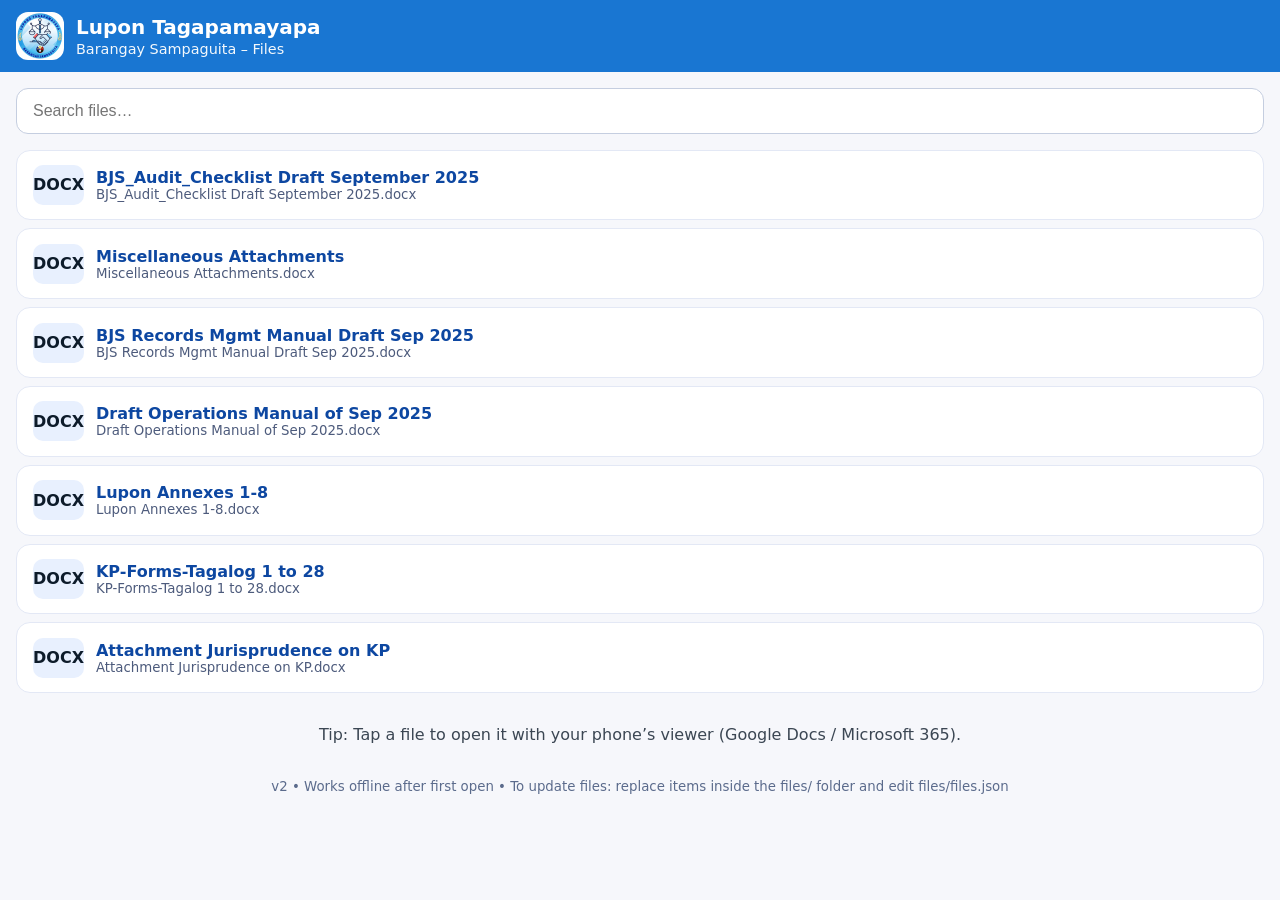
<file: index.html>
<!doctype html>
<html lang="en">
<head>
  <meta charset="utf-8" />
  <meta name="viewport" content="width=device-width, initial-scale=1" />
  <title>Lupon Tagapamayapa</title>
  <meta name="theme-color" content="#1976d2">
  <link rel="manifest" href="manifest.webmanifest">
  <link rel="icon" href="img/icon-192.png" sizes="192x192">
  <link rel="apple-touch-icon" href="img/icon-192.png">
  <link rel="stylesheet" href="styles.css">
</head>
<body>
  <header class="topbar">
    <img src="img/icon-192.png" alt="Logo" class="logo">
    <div class="titles">
      <h1>Lupon Tagapamayapa</h1>
      <p>Barangay Sampaguita – Files</p>
    </div>
    <button id="installBtn" class="install-btn" hidden>Install</button>
  </header>

  <main>
    <div class="search-row">
      <input id="search" type="search" placeholder="Search files…" aria-label="Search files">
    </div>
    <ul id="fileList" class="file-list" aria-live="polite"></ul>
    <p class="hint">
      Tip: Tap a file to open it with your phone’s viewer (Google Docs / Microsoft 365).
    </p>
  </main>

  <footer>
    <small>v2 • Works offline after first open • To update files: replace items inside the files/ folder and edit files/files.json</small>
  </footer>

  <script src="app.js"></script>
</body>
</html>
</file>
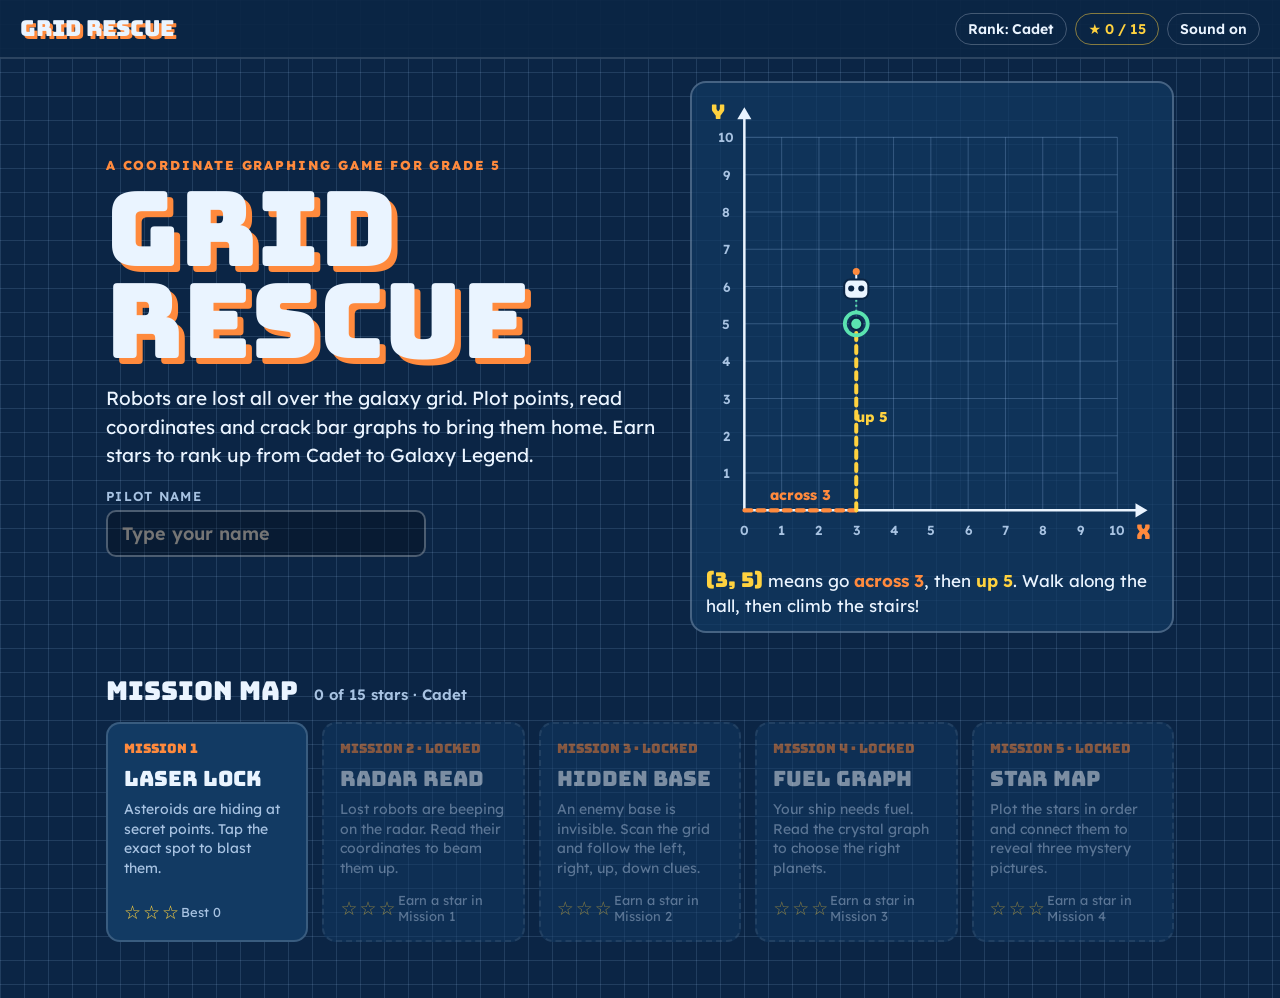
<file: grid-rescue-game/index.html>
<!DOCTYPE html>
<html lang="en">
<head>
<meta charset="utf-8">
<meta name="viewport" content="width=device-width, initial-scale=1">
<meta name="theme-color" content="#0b2545">
<meta name="mobile-web-app-capable" content="yes">
<meta name="apple-mobile-web-app-capable" content="yes">
<title>Grid Rescue</title>
<link rel="preconnect" href="https://fonts.googleapis.com">
<link rel="preconnect" href="https://fonts.gstatic.com" crossorigin>
<link href="https://fonts.googleapis.com/css2?family=Bungee&family=Lexend:wght@400;600;800&display=swap" rel="stylesheet">
<style>
:root{
  /* One visual world: blueprint graph paper. Orange = action/x-axis, yellow = stars/y-axis, mint = correct. */
  --ink:#0b2545; --ink-2:#123a63; --line:rgba(170,210,255,.14);
  --chalk:#eaf4ff; --muted:#a8c3e2;
  --signal:#ff8a3d; --sun:#ffd23f; --good:#5be3b0; --bad:#ff6b7f;
  --display:"Bungee","Impact","Arial Black",system-ui,sans-serif;
  --body:"Lexend","Segoe UI",system-ui,sans-serif;
  color-scheme:dark;
}
*{box-sizing:border-box}
html,body{margin:0;min-height:100%}
body{
  background-color:var(--ink); color:var(--chalk); font-family:var(--body); font-size:16px;
  background-image:linear-gradient(var(--line) 1px,transparent 1px),linear-gradient(90deg,var(--line) 1px,transparent 1px);
  background-size:24px 24px;
}
button{font-family:inherit;touch-action:manipulation;-webkit-tap-highlight-color:transparent}
:focus-visible{outline:3px solid var(--sun);outline-offset:2px}

/* top bar */
.top{position:sticky;top:0;z-index:5;display:flex;align-items:center;justify-content:space-between;gap:12px;flex-wrap:wrap;
  padding:10px 20px;background:rgba(11,37,69,.92);border-bottom:2px solid rgba(234,244,255,.15)}
.logo{font-family:var(--display);font-size:22px;color:var(--chalk);background:none;border:0;cursor:pointer;
  text-shadow:3px 3px 0 var(--signal);padding:4px 0}
.hud-top{display:flex;gap:8px;align-items:center;flex-wrap:wrap}
.pill{font-weight:600;font-size:14px;padding:6px 12px;border-radius:999px;border:1.5px solid rgba(234,244,255,.25);
  font-variant-numeric:tabular-nums;background:transparent;color:var(--chalk)}
.pill.star{color:var(--sun);border-color:rgba(255,210,63,.5)}
button.pill{cursor:pointer}

main{max-width:1100px;margin:0 auto;padding:22px 16px 56px}

/* home */
.hero{display:grid;grid-template-columns:1.15fr 1fr;gap:28px;align-items:center}
.eyebrow{font-weight:800;text-transform:uppercase;letter-spacing:.14em;font-size:13px;color:var(--signal);margin:0 0 10px}
.title{font-family:var(--display);font-weight:400;font-size:clamp(52px,10vw,104px);line-height:.88;margin:0;
  text-shadow:6px 6px 0 var(--signal);text-wrap:balance}
.lede{font-size:19px;line-height:1.5;max-width:46ch;color:var(--chalk);margin:18px 0}
.namebox{display:flex;flex-direction:column;gap:6px;max-width:320px}
.namebox label{font-size:13px;font-weight:600;color:var(--muted);text-transform:uppercase;letter-spacing:.1em}
.namebox input{font:600 18px var(--body);padding:10px 14px;border-radius:10px;border:2px solid rgba(234,244,255,.3);
  background:rgba(0,0,0,.25);color:var(--chalk)}
.rule{margin:10px 6px 4px;font-size:17px;line-height:1.45}
.sec{font-family:var(--display);font-weight:400;font-size:26px;margin:40px 0 14px;display:flex;flex-wrap:wrap;gap:6px 16px;align-items:baseline}
.sec small{font-family:var(--body);font-size:15px;font-weight:600;color:var(--muted)}
.missions{display:grid;grid-template-columns:repeat(auto-fit,minmax(196px,1fr));gap:14px}
.card{text-align:left;background:var(--ink-2);border:2px solid rgba(234,244,255,.18);border-radius:14px;padding:16px;
  color:var(--chalk);cursor:pointer;display:flex;flex-direction:column;gap:8px;transition:transform .15s,border-color .15s}
.card:hover{transform:translateY(-3px);border-color:var(--signal)}
.card.locked{opacity:.5;cursor:not-allowed;transform:none;border-style:dashed}
.card .num{font-family:var(--display);color:var(--signal);font-size:13px}
.card h3{font-family:var(--display);font-weight:400;font-size:21px;margin:0}
.card p{margin:0;font-size:14px;line-height:1.4;color:var(--muted)}
.card .meta{display:flex;justify-content:space-between;align-items:center;margin-top:auto;padding-top:6px;font-size:13px;color:var(--muted);font-variant-numeric:tabular-nums}
.stars{color:var(--sun);letter-spacing:2px;font-size:19px}
.cert-cta{margin-top:20px}

/* play */
.play{display:grid;grid-template-columns:minmax(0,1.2fr) minmax(0,1fr);gap:20px;align-items:start}
.left{display:flex;flex-direction:column;gap:12px}
.board{background:rgba(18,58,99,.7);border:2px solid rgba(234,244,255,.25);border-radius:16px;padding:8px}
.board svg{width:100%;height:auto;max-height:82vh;display:block;touch-action:manipulation;-webkit-touch-callout:none;user-select:none;-webkit-user-select:none}
.board.tap svg{cursor:crosshair;touch-action:none}
.prompt{font-size:21px;font-weight:600;line-height:1.35;background:var(--ink-2);border-radius:14px;padding:14px 16px;border:2px solid rgba(234,244,255,.18)}
.coord{font-family:var(--display);font-weight:400;color:var(--sun);font-size:1.2em;white-space:nowrap}
.feedback{min-height:50px;padding:10px 14px;border-radius:12px;background:rgba(0,0,0,.22);font-size:16px;line-height:1.45;border-left:5px solid transparent}
.feedback.fb-good{border-left-color:var(--good)}
.feedback.fb-bad{border-left-color:var(--bad)}
.feedback b{font-weight:800}
.panel{background:var(--ink-2);border:2px solid rgba(234,244,255,.18);border-radius:16px;padding:18px;display:flex;flex-direction:column;gap:14px}
.phead{display:flex;justify-content:space-between;align-items:flex-start;gap:10px}
.phead h2{font-family:var(--display);font-weight:400;font-size:26px;margin:2px 0 0}
.phead .num{font-family:var(--display);color:var(--signal);font-size:13px}
.skill{margin:-6px 0 0;color:var(--muted);font-size:14px}
.timer{height:10px;background:rgba(0,0,0,.3);border-radius:99px;overflow:hidden}
.timer i{display:block;height:100%;width:100%;background:linear-gradient(90deg,var(--signal),var(--sun))}
.timer-lab{font-size:12px;color:var(--muted);text-transform:uppercase;letter-spacing:.1em;margin-bottom:-8px}
.choices{display:grid;grid-template-columns:1fr 1fr;gap:10px}
.btn{font-family:var(--display);font-size:19px;padding:12px 14px;border-radius:12px;border:2px solid var(--chalk);
  background:transparent;color:var(--chalk);cursor:pointer;transition:background .12s,transform .12s}
.btn:hover{background:rgba(234,244,255,.08)}
.btn:active{transform:scale(.97)}
.btn.primary{background:var(--signal);border-color:var(--signal);color:#241204}
.btn.primary:hover{background:#ff9d5c}
.btn.good{background:var(--good);border-color:var(--good);color:#06261b}
.btn.bad{border-color:var(--bad);color:var(--bad);background:rgba(255,107,127,.08)}
.btn.small{font-size:14px;padding:9px 12px}
.btn.quiet{font-family:var(--body);font-weight:600;font-size:14px;border-color:rgba(234,244,255,.3);color:var(--muted)}
.btn:disabled{cursor:default}
.stats{display:grid;grid-template-columns:repeat(3,1fr);gap:8px}
.stat{background:rgba(0,0,0,.22);border-radius:10px;padding:8px 6px;text-align:center}
.stat b{display:block;font-family:var(--display);font-weight:400;font-size:22px;font-variant-numeric:tabular-nums}
.stat span{font-size:11px;color:var(--muted);text-transform:uppercase;letter-spacing:.1em}
.shields{color:var(--good);letter-spacing:1px}
.shields s{color:rgba(234,244,255,.25);text-decoration:none}
.chips{display:flex;flex-wrap:wrap;gap:6px}
.chip{font-family:var(--display);font-size:14px;padding:5px 9px;border-radius:8px;border:1.5px solid rgba(234,244,255,.3);color:var(--muted)}
.chip.done{background:var(--good);color:#06261b;border-color:var(--good)}
.chip.now{border-color:var(--sun);color:var(--sun);box-shadow:0 0 0 3px rgba(255,210,63,.25)}
.log{list-style:none;margin:0;padding:0;font-size:15px;display:flex;flex-direction:column;gap:4px;font-variant-numeric:tabular-nums}
.log li{padding:6px 10px;border-radius:8px;background:rgba(0,0,0,.2)}
.hint{font-size:14px;color:var(--muted);line-height:1.45;margin:0}

/* svg */
.g-minor{stroke:rgba(170,210,255,.24);stroke-width:1}
.g-faint{stroke:rgba(170,210,255,.1);stroke-width:1}
.g-axis{stroke:var(--chalk);stroke-width:2.5}
.g-lab{fill:var(--muted);font:600 13px var(--body);text-anchor:middle}
.g-name{fill:var(--sun);font:20px var(--display)}
.g-title{fill:var(--chalk);font:16px var(--display);text-anchor:middle}
.hover-line{stroke:var(--sun);stroke-dasharray:4 4;stroke-width:1.5;opacity:.6}
.guide{stroke-width:4;stroke-dasharray:7 6;stroke-linecap:round;fill:none}
.laser{stroke:var(--signal);stroke-width:4;stroke-linecap:round;animation:fade .45s ease-out forwards}
.bar{fill:var(--sun);transition:fill .2s}
.bar.hl{fill:var(--signal)}
.pulse{animation:pulse 1s ease-in-out infinite;transform-box:fill-box;transform-origin:center}
.bob{animation:bob 1.4s ease-in-out infinite}
.boom{animation:boom .7s ease-out forwards;transform-box:fill-box;transform-origin:center}
.pop{animation:pop .35s ease-out;transform-box:fill-box;transform-origin:center}
@keyframes pulse{50%{transform:scale(1.4)}}
@keyframes bob{50%{transform:translateY(-4px)}}
@keyframes boom{from{transform:scale(.2);opacity:1}to{transform:scale(2.6);opacity:0}}
@keyframes pop{from{transform:scale(0)}70%{transform:scale(1.4)}to{transform:scale(1)}}
@keyframes fade{to{opacity:0}}
.shake{animation:shake .4s}
@keyframes shake{20%{transform:translateX(-8px)}40%{transform:translateX(8px)}60%{transform:translateX(-5px)}80%{transform:translateX(5px)}}

/* modal */
.overlay{position:fixed;inset:0;background:rgba(5,15,30,.78);display:grid;place-items:center;z-index:20;padding:16px}
.modal{background:var(--ink-2);border:3px solid var(--sun);border-radius:20px;padding:26px 22px;max-width:440px;width:100%;
  text-align:center;display:flex;flex-direction:column;gap:14px;max-height:calc(100% - 20px);overflow:auto}
.modal h2{font-family:var(--display);font-weight:400;font-size:30px;margin:0;text-wrap:balance}
.modal p{margin:0;line-height:1.5}
.bigstars{display:flex;justify-content:center;gap:10px}
.bigstars svg{width:58px;height:58px}
.bigstars svg:nth-child(2){transform:translateY(-10px)}
.modal .row{display:flex;flex-direction:column;gap:10px}
.cert{border:3px double var(--sun);border-radius:14px;padding:22px 16px;background:rgba(0,0,0,.2)}
.cert .who{font-family:var(--display);font-size:30px;color:var(--sun);margin:8px 0;word-break:break-word}
#confetti{position:fixed;inset:0;pointer-events:none;z-index:30;width:100%;height:100%}

@media (max-width:820px){
  .hero{grid-template-columns:1fr}
  .top{position:static;padding:8px 12px}
  .logo{font-size:18px}
  .pill{font-size:12px;padding:5px 9px}
  main{padding:12px 8px 40px}
  .title{font-size:clamp(48px,17vw,80px)}
  .lede{font-size:17px}
  .sec{margin-top:28px}
  /* phone game screen: one column, everything needed on one screen */
  .play{display:flex;flex-direction:column;align-items:stretch;gap:8px}
  .left,.panel{display:contents}
  .phead{order:1;align-items:center;padding:0 4px}
  .phead h2{font-size:19px;margin:0}
  .phead .num,.skill,.timer-lab,.panel > .hint{display:none}
  .timer{order:2;height:8px}
  .stats{order:3;gap:6px}
  .stat{padding:4px;display:flex;align-items:baseline;justify-content:center;gap:6px}
  .stat b{font-size:17px}
  .stat span{font-size:10px}
  .prompt{order:4;font-size:17px;padding:10px 12px}
  .board{order:5;padding:2px;border-radius:12px}
  .feedback{order:6;font-size:15px;min-height:44px;padding:8px 12px}
  #side{order:7}
  #quit{order:8}
  .choices{gap:6px;grid-template-columns:repeat(4,1fr)}
  .choices .btn{font-size:15px;padding:14px 2px}
  .btn{font-size:17px;padding:14px 10px}
  .chip{font-size:13px;padding:4px 7px}
  .log{font-size:14px}
  .log li{padding:5px 8px}
}
@media (prefers-reduced-motion:reduce){
  *,*::before,*::after{animation:none!important;transition:none!important}
}
</style>
</head>
<body>
<header class="top">
  <button class="logo" id="homeBtn" type="button">Grid Rescue</button>
  <div class="hud-top">
    <span class="pill" id="rankPill"></span>
    <span class="pill star" id="starPill"></span>
    <button class="pill" id="soundBtn" type="button" aria-pressed="true">Sound on</button>
  </div>
</header>
<main id="main"></main>
<div id="modal"></div>
<canvas id="confetti"></canvas>

<script>
/* ---------- basics ---------- */
const N = 10, OX = 44, OY = 416, CELL = 37;
const px = x => OX + x * CELL, py = y => OY - y * CELL;
const NS = 'http://www.w3.org/2000/svg';
const $ = s => document.querySelector(s);
const rnd = (a, b) => a + Math.floor(Math.random() * (b - a + 1));
const shuffle = a => { for (let i = a.length - 1; i > 0; i--) { const j = Math.floor(Math.random() * (i + 1)); [a[i], a[j]] = [a[j], a[i]]; } return a; };
const pair = (x, y) => `(${x}, ${y})`;
const C = (x, y) => `<span class="coord">${pair(x, y)}</span>`;
const esc = s => String(s).replace(/[&<>"']/g, c => ({ '&': '&amp;', '<': '&lt;', '>': '&gt;', '"': '&quot;', "'": '&#39;' }[c]));
function el(tag, attrs = {}, parent) {
  const e = document.createElementNS(NS, tag);
  for (const k in attrs) e.setAttribute(k, attrs[k]);
  if (parent) parent.appendChild(e);
  return e;
}
function txt(parent, x, y, s, cls, extra = {}) { const t = el('text', Object.assign({ x, y, class: cls }, extra), parent); t.textContent = s; return t; }

/* ---------- saved progress ---------- */
let S = { pilot: '', stars: [0, 0, 0, 0, 0], best: [0, 0, 0, 0, 0], sound: true };
function save() { try { localStorage.setItem('gridRescue', JSON.stringify(S)); } catch (e) {} }
function load() {
  try { const d = JSON.parse(localStorage.getItem('gridRescue') || 'null'); if (d && Array.isArray(d.stars)) S = Object.assign(S, d); } catch (e) {}
}
const RANKS = [[0, 'Cadet'], [3, 'Pilot'], [6, 'Navigator'], [9, 'Captain'], [12, 'Commander'], [15, 'Galaxy Legend']];
const totalStars = () => S.stars.reduce((a, b) => a + b, 0);
const rank = () => { let r = RANKS[0][1]; for (const [n, t] of RANKS) if (totalStars() >= n) r = t; return r; };

/* ---------- sound ---------- */
let AC = null;
function ctx() { AC = AC || new (window.AudioContext || window.webkitAudioContext)(); if (AC.state === 'suspended') AC.resume(); return AC; }
function tone(f, t0, dur, type, vol) {
  const a = ctx(), o = a.createOscillator(), g = a.createGain();
  o.type = type; o.frequency.setValueAtTime(f, t0);
  g.gain.setValueAtTime(vol, t0); g.gain.exponentialRampToValueAtTime(0.0001, t0 + dur);
  o.connect(g).connect(a.destination); o.start(t0); o.stop(t0 + dur + 0.02); return o;
}
function play(notes, dur = 0.09, type = 'triangle', vol = 0.08) {
  if (!S.sound) return;
  try { const t = ctx().currentTime; notes.forEach((f, i) => tone(f, t + i * dur, dur * 1.2, type, vol)); } catch (e) {}
}
const sfx = {
  good: () => play([660, 990], 0.08),
  bad: () => play([210, 150], 0.14, 'sawtooth', 0.05),
  ping: () => play([880], 0.07, 'sine', 0.07),
  win: () => play([523, 659, 784, 1047, 1319], 0.1),
  laser() { if (!S.sound) return; try { const a = ctx(); const o = tone(1500, a.currentTime, 0.2, 'square', 0.035); o.frequency.exponentialRampToValueAtTime(180, a.currentTime + 0.2); } catch (e) {} }
};

/* ---------- confetti ---------- */
function confetti() {
  if (matchMedia('(prefers-reduced-motion: reduce)').matches) return;
  const c = $('#confetti'), g = c.getContext('2d');
  c.width = innerWidth; c.height = innerHeight;
  const cols = ['#ff8a3d', '#ffd23f', '#5be3b0', '#eaf4ff'];
  const ps = Array.from({ length: 160 }, () => ({ x: innerWidth / 2, y: innerHeight / 3, vx: (Math.random() - 0.5) * 16, vy: -Math.random() * 13 - 4, r: Math.random() * 7 + 4, c: cols[rnd(0, 3)], a: Math.random() * 6 }));
  let t = 0;
  (function step() {
    g.clearRect(0, 0, c.width, c.height);
    for (const p of ps) { p.vy += 0.33; p.x += p.vx; p.y += p.vy; p.a += 0.2; g.save(); g.translate(p.x, p.y); g.rotate(p.a); g.fillStyle = p.c; g.fillRect(-p.r / 2, -p.r / 4, p.r, p.r / 2); g.restore(); }
    if (++t < 170) requestAnimationFrame(step); else g.clearRect(0, 0, c.width, c.height);
  })();
}

/* ---------- coordinate grid ---------- */
function makeGrid(host) {
  host.innerHTML = '';
  const svg = el('svg', { viewBox: '0 0 460 460', role: 'img', 'aria-label': 'Coordinate grid, x from 0 to 10 and y from 0 to 10' }, host);
  const defs = el('defs', {}, svg);
  const mk = el('marker', { id: 'ah' + Math.random().toString(36).slice(2, 7), viewBox: '0 0 10 10', refX: 5, refY: 5, markerWidth: 5, markerHeight: 5, orient: 'auto-start-reverse' }, defs);
  el('path', { d: 'M0,0 L10,5 L0,10 z', fill: 'var(--chalk)' }, mk);
  svg.arrowId = mk.id;
  const g = el('g', {}, svg);
  for (let i = 0; i <= N; i++) {
    el('line', { x1: px(i), y1: py(0), x2: px(i), y2: py(N), class: 'g-minor' }, g);
    el('line', { x1: px(0), y1: py(i), x2: px(N), y2: py(i), class: 'g-minor' }, g);
    txt(g, px(i), py(0) + 24, i, 'g-lab');
    if (i > 0) txt(g, px(0) - 18, py(i) + 5, i, 'g-lab');
  }
  el('line', { x1: px(0), y1: py(0), x2: px(N) + 20, y2: py(0), class: 'g-axis' }, g);
  el('line', { x1: px(0), y1: py(0), x2: px(0), y2: py(N) - 20, class: 'g-axis' }, g);
  el('path', { d: `M${px(N) + 30},${py(0)} l-12,-7 v14 z`, fill: 'var(--chalk)' }, g);
  el('path', { d: `M${px(0)},${py(N) - 30} l-7,12 h14 z`, fill: 'var(--chalk)' }, g);
  txt(g, px(N) + 26, py(0) + 28, 'x', 'g-name', { 'text-anchor': 'middle', fill: 'var(--signal)', style: 'fill:var(--signal)' });
  txt(g, px(0) - 26, py(N) - 18, 'y', 'g-name', { 'text-anchor': 'middle' });
  svg.L = { marks: el('g', {}, svg), fx: el('g', {}, svg), hover: el('g', {}, svg) };
  return svg;
}
function svgPoint(svg, e) { const p = svg.createSVGPoint(); p.x = e.clientX; p.y = e.clientY; return p.matrixTransform(svg.getScreenCTM().inverse()); }
const COARSE = matchMedia('(pointer: coarse)').matches;
function attachTap(svg, onTap) {
  const hv = svg.L.hover;
  let aiming = false, cur = null;
  const snap = e => {
    const p = svgPoint(svg, e);
    const x = Math.round((p.x - OX) / CELL), y = Math.round((OY - p.y) / CELL);
    if (x < 0 || y < 0 || x > N || y > N) return null;
    if (Math.hypot(p.x - px(x), p.y - py(y)) > CELL * 0.6) return null;
    return { x, y };
  };
  const show = s => {
    hv.innerHTML = '';
    if (!s || !G || G.busy) return;
    el('line', { x1: px(s.x), y1: py(0), x2: px(s.x), y2: py(s.y), class: 'hover-line' }, hv);
    el('line', { x1: px(0), y1: py(s.y), x2: px(s.x), y2: py(s.y), class: 'hover-line' }, hv);
    el('circle', { cx: px(s.x), cy: py(s.y), r: aiming && COARSE ? 15 : 8, fill: aiming ? 'rgba(255,210,63,.18)' : 'none', stroke: 'var(--sun)', 'stroke-width': 2.5 }, hv);
  };
  svg.addEventListener('pointerdown', e => {
    if (!G || G.busy) return;
    e.preventDefault();
    aiming = true; cur = snap(e); show(cur);
    try { svg.setPointerCapture(e.pointerId); } catch (err) {}
  });
  svg.addEventListener('pointermove', e => {
    const s = snap(e);
    if (aiming) cur = s;
    show(s);
  });
  svg.addEventListener('pointerup', e => {
    if (!aiming) return;
    aiming = false;
    const s = snap(e);
    hv.innerHTML = '';
    if (s && G && !G.busy) onTap(s.x, s.y);
  });
  svg.addEventListener('pointercancel', () => { aiming = false; hv.innerHTML = ''; });
  svg.addEventListener('pointerleave', () => { if (!aiming) hv.innerHTML = ''; });
  svg.addEventListener('contextmenu', e => e.preventDefault());
}
/* across-then-up guide lines */
function guides(g, x, y, ring = 'var(--good)') {
  if (x > 0) el('line', { x1: px(0), y1: py(0), x2: px(x), y2: py(0), class: 'guide', stroke: 'var(--signal)' }, g);
  if (y > 0) el('line', { x1: px(x), y1: py(0), x2: px(x), y2: py(y), class: 'guide', stroke: 'var(--sun)' }, g);
  el('circle', { cx: px(x), cy: py(y), r: 11, fill: 'none', stroke: ring, 'stroke-width': 3, class: 'pulse' }, g);
}
function dot(g, x, y, fill = 'var(--signal)', r = 6, cls = 'pop') { return el('circle', { cx: px(x), cy: py(y), r, fill, stroke: '#0b2545', 'stroke-width': 2, class: cls }, g); }
function boom(g, x, y, color = 'var(--sun)') {
  for (const [r, c] of [[14, color], [22, 'var(--signal)']]) el('circle', { cx: px(x), cy: py(y), r, fill: 'none', stroke: c, 'stroke-width': 4, class: 'boom' }, g);
  for (let i = 0; i < 8; i++) {
    const a = i * Math.PI / 4, x1 = px(x) + Math.cos(a) * 10, y1 = py(y) + Math.sin(a) * 10;
    el('line', { x1, y1, x2: x1 + Math.cos(a) * 16, y2: y1 + Math.sin(a) * 16, stroke: color, 'stroke-width': 3, 'stroke-linecap': 'round', class: 'boom' }, g);
  }
}
function drawBot(g, x, y) {
  const outer = el('g', { transform: `translate(${px(x)},${py(y)})` }, g);
  el('circle', { cx: 0, cy: 0, r: 12, fill: 'none', stroke: 'var(--good)', 'stroke-width': 2.5, class: 'pulse' }, outer);
  el('circle', { cx: 0, cy: 0, r: 6, fill: 'var(--good)', stroke: '#0b2545', 'stroke-width': 2 }, outer);
  const b = el('g', { class: 'bob' }, outer);
  const body = el('g', { transform: 'translate(0,-34)' }, b);
  el('line', { x1: 0, y1: 10, x2: 0, y2: 22, stroke: 'var(--good)', 'stroke-width': 2, 'stroke-dasharray': '2 3' }, body);
  el('line', { x1: 0, y1: -10, x2: 0, y2: -17, stroke: 'var(--chalk)', 'stroke-width': 2 }, body);
  el('circle', { cx: 0, cy: -18, r: 3.5, fill: 'var(--signal)' }, body);
  el('rect', { x: -12, y: -10, width: 24, height: 19, rx: 6, fill: 'var(--chalk)', stroke: '#0b2545', 'stroke-width': 2 }, body);
  el('circle', { cx: -5, cy: -1, r: 3, fill: '#0b2545' }, body);
  el('circle', { cx: 5, cy: -1, r: 3, fill: '#0b2545' }, body);
}
function drawBase(g, x, y) {
  const b = el('g', { transform: `translate(${px(x)},${py(y)})`, class: 'pop' }, g);
  el('path', { d: 'M-16,6 a16,15 0 0 1 32,0 z', fill: 'var(--bad)', stroke: '#0b2545', 'stroke-width': 2 }, b);
  el('rect', { x: -19, y: 5, width: 38, height: 6, rx: 3, fill: 'var(--chalk)' }, b);
  el('line', { x1: 0, y1: -9, x2: 0, y2: -24, stroke: 'var(--chalk)', 'stroke-width': 2 }, b);
  el('path', { d: 'M0,-24 l12,4 l-12,4 z', fill: 'var(--sun)' }, b);
}

/* ---------- game runtime ---------- */
let G = null;
const later = (fn, ms) => { const id = setTimeout(fn, ms); if (G) G.timers.push(id); };
function clearTimers() { if (G) { G.timers.forEach(clearTimeout); G.timers = []; cancelAnimationFrame(G.raf); } }
function prompt(html) { $('#prompt').innerHTML = html; }
function say(html, kind = '') { const f = $('#fb'); f.className = 'feedback' + (kind ? ' fb-' + kind : ''); f.innerHTML = html; }
function side(html) { $('#side').innerHTML = html; }
function M() { return MISSIONS[G.m]; }
function hud() {
  const m = M();
  $('#sc').textContent = G.score;
  $('#st').textContent = G.streak >= 5 ? 'x3' : G.streak >= 3 ? 'x2' : 'x1';
  $('#sh').innerHTML = '◆'.repeat(Math.max(0, G.shields)) + '<s>' + '◇'.repeat(m.shields - Math.max(0, G.shields)) + '</s>';
  $('#rd').textContent = `${m.unit} ${Math.min(G.round + 1, m.rounds)} / ${m.rounds}`;
}
function startTimer(sec) {
  G.tLen = sec; G.t0 = performance.now(); G.stopT = false;
  const bar = $('#tbar');
  cancelAnimationFrame(G.raf);
  const tick = () => {
    if (!G || G.stopT) return;
    const left = Math.max(0, G.tLen - (performance.now() - G.t0) / 1000);
    bar.style.width = (left / G.tLen * 100) + '%';
    if (left > 0) G.raf = requestAnimationFrame(tick);
  };
  tick();
}
function timeBonus() { G.stopT = true; const left = Math.max(0, G.tLen - (performance.now() - G.t0) / 1000); return Math.round(left) * 10; }
function good(base, msg) {
  G.streak++;
  const mult = G.streak >= 5 ? 3 : G.streak >= 3 ? 2 : 1;
  const pts = base * mult;
  G.score += pts;
  sfx.good();
  say(`<b>+${pts}</b>${mult > 1 ? ` <b style="color:var(--sun)">COMBO x${mult}!</b>` : ''} ${msg}`, 'good');
  hud();
}
function bad(msg) {
  G.streak = 0; G.mistakes++; G.shields--;
  sfx.bad();
  say(msg, 'bad');
  hud();
  const b = $('#board'); b.classList.remove('shake'); void b.offsetWidth; b.classList.add('shake');
  return G.shields <= 0;
}
function next() {
  G.round++;
  if (G.round >= M().rounds) return finish(true);
  MIS[G.m].round(); hud();
}
function choices(opts, onPick, cols = 2) {
  const wrap = document.createElement('div');
  wrap.className = 'choices';
  if (cols === 1) wrap.style.gridTemplateColumns = '1fr';
  opts.forEach(o => {
    const b = document.createElement('button');
    b.type = 'button'; b.className = 'btn'; b.textContent = o.label; b.dataset.key = o.key;
    b.onclick = () => { if (!G || G.busy) return; G.busy = true; onPick(o.key, b); };
    wrap.appendChild(b);
  });
  $('#side').innerHTML = ''; $('#side').appendChild(wrap);
}
function markChoice(key) { const b = document.querySelector(`#side .btn[data-key="${key}"]`); if (b) b.classList.add('good'); }
function clearLayers() { if (G.svg) { G.svg.L.marks.innerHTML = ''; G.svg.L.fx.innerHTML = ''; } }

/* ---------- missions ---------- */
const MISSIONS = [
  { id: 0, name: 'Laser Lock', unit: 'Round', rounds: 8, shields: 3, timed: true, grid: true,
    skill: 'Plot a point from its ordered pair', blurb: 'Asteroids are hiding at secret points. Tap the exact spot to blast them.' },
  { id: 1, name: 'Radar Read', unit: 'Round', rounds: 8, shields: 3, timed: true, grid: true,
    skill: 'Name the ordered pair of a point', blurb: 'Lost robots are beeping on the radar. Read their coordinates to beam them up.' },
  { id: 2, name: 'Hidden Base', unit: 'Base', rounds: 3, shields: 3, timed: false, grid: true,
    skill: 'Use x and y clues to find a point', blurb: 'An enemy base is invisible. Scan the grid and follow the left, right, up, down clues.' },
  { id: 3, name: 'Fuel Graph', unit: 'Question', rounds: 6, shields: 3, timed: false, grid: false,
    skill: 'Read and compare a bar graph', blurb: 'Your ship needs fuel. Read the crystal graph to choose the right planets.' },
  { id: 4, name: 'Star Map', unit: 'Picture', rounds: 3, shields: 5, timed: false, grid: true,
    skill: 'Plot points in order to draw a shape', blurb: 'Plot the stars in order and connect them to reveal three mystery pictures.' }
];

const MIS = [];

/* 1. Laser Lock: plot the point */
MIS[0] = {
  start() { G.used = new Set(); },
  round() {
    clearLayers();
    let x, y;
    do { x = rnd(0, N); y = rnd(0, N); } while (G.used.has(x + ',' + y) || (x === y && Math.random() < 0.85) || (x === 0 && y === 0));
    G.used.add(x + ',' + y); G.t = { x, y };
    prompt(`Blast the asteroid hiding at ${C(x, y)}`);
    side(`<p class="hint">${COARSE ? 'Touch the grid to aim, slide your finger to adjust, then lift to fire.' : 'Click the exact point where the grid lines cross.'} The faster you lock on, the bigger your speed bonus.</p>`);
    say(G.round < 2 ? `Tip: start at 0. Go <b>across</b> to ${x}, then <b>up</b> to ${y}.` : 'Lock on and fire!');
    G.busy = false; startTimer(12);
  },
  tap(x, y) {
    G.busy = true;
    const L = G.svg.L, t = G.t;
    sfx.laser();
    el('line', { x1: px(0) - 30, y1: py(0) + 30, x2: px(x), y2: py(y), class: 'laser' }, L.fx);
    if (x === t.x && y === t.y) {
      const b = timeBonus();
      boom(L.fx, x, y); dot(L.marks, x, y, 'var(--good)');
      good(100 + b, `Direct hit at ${C(x, y)}!${b ? ` Speed bonus included.` : ''}`);
      later(next, 1300);
    } else {
      G.stopT = true;
      dot(L.marks, x, y, 'var(--bad)', 5);
      guides(L.marks, t.x, t.y);
      const swapped = x === t.y && y === t.x;
      const out = bad(swapped
        ? `So close! You swapped them and hit ${C(x, y)}. The first number (x) goes <b>across</b>, the second (y) goes <b>up</b>.`
        : `You hit ${C(x, y)}. The asteroid was at ${C(t.x, t.y)}: across ${t.x}, then up ${t.y}.`);
      later(out ? () => finish(false) : next, 2800);
    }
  }
};

/* 2. Radar Read: name the point */
function pairOptions(x, y) {
  const m = new Map();
  const add = (a, b) => { if (a >= 0 && b >= 0 && a <= N && b <= N && !m.has(a + ',' + b)) m.set(a + ',' + b, [a, b]); };
  add(x, y); if (x !== y) add(y, x);
  for (const [a, b] of shuffle([[x + 1, y], [x - 1, y], [x, y + 1], [x, y - 1], [x + 1, y + 1], [x - 1, y - 1], [y + 1, x], [x + 2, y], [x, y - 2]])) {
    if (m.size >= 4) break; add(a, b);
  }
  return shuffle([...m.values()]);
}
MIS[1] = {
  start() { G.used = new Set(); },
  round() {
    clearLayers();
    let x, y;
    do { x = rnd(0, N); y = rnd(0, 9); } while (G.used.has(x + ',' + y) || (x === y && Math.random() < 0.85) || (x === 0 && y === 0));
    G.used.add(x + ',' + y); G.t = { x, y };
    drawBot(G.svg.L.marks, x, y);
    prompt(`A lost robot is beeping! What are its coordinates?`);
    say(G.round < 2 ? 'Tip: count <b>across</b> the bottom first for x, then <b>up</b> the side for y.' : 'Pick the right ordered pair to beam it up.');
    choices(pairOptions(x, y).map(([a, b]) => ({ key: a + ',' + b, label: pair(a, b) })), (key, btn) => {
      const t = G.t;
      if (key === t.x + ',' + t.y) {
        btn.classList.add('good');
        const b = timeBonus();
        guides(G.svg.L.fx, t.x, t.y);
        good(100 + b, `Robot rescued from ${C(t.x, t.y)}!`);
        later(next, 1500);
      } else {
        G.stopT = true;
        btn.classList.add('bad'); markChoice(t.x + ',' + t.y);
        guides(G.svg.L.fx, t.x, t.y);
        const [a, b] = key.split(',').map(Number);
        const out = bad(a === t.y && b === t.x
          ? `Swapped! The robot is <b>${t.x} across</b> and <b>${t.y} up</b>, so it's ${C(t.x, t.y)}. Across first, then up.`
          : `The robot is at ${C(t.x, t.y)}. Follow the orange line across (${t.x}), then the yellow line up (${t.y}).`);
        later(out ? () => finish(false) : next, 3000);
      }
    });
    G.busy = false; startTimer(12);
  }
};

/* 3. Hidden Base: hot and cold with x and y clues */
MIS[2] = {
  start() {},
  round() {
    clearLayers();
    G.s = { x: rnd(0, N), y: rnd(0, N) }; G.scans = 0; G.max = 6; G.tried = new Set(); G.log = [];
    this.prompt();
    side(`<ul class="log" id="log"><li>No scans yet. Try the middle, like ${C(5, 5)}.</li></ul>`);
    say('Every scan gives two clues: <b>left or right</b> (that fixes x) and <b>up or down</b> (that fixes y).');
    G.busy = false;
  },
  prompt() { prompt(`Find the hidden enemy base. Scans left: <span class="coord">${G.max - G.scans}</span>`); },
  tap(x, y) {
    const key = x + ',' + y, s = G.s, L = G.svg.L;
    if (G.tried.has(key)) { say(`You already scanned ${C(x, y)}. Try a new spot!`); return; }
    G.tried.add(key); G.scans++; this.prompt();
    if (x === s.x && y === s.y) {
      G.busy = true;
      drawBase(L.marks, x, y); boom(L.fx, x, y, 'var(--bad)');
      good(Math.max(100, 400 - 60 * (G.scans - 1)), `Base found at ${C(x, y)} in ${G.scans} scan${G.scans > 1 ? 's' : ''}!`);
      G.log.unshift(`Scan ${G.scans}: ${C(x, y)} FOUND IT!`); this.renderLog();
      later(next, 1800);
      return;
    }
    sfx.ping();
    const hx = s.x > x ? 'go RIGHT' : s.x < x ? 'go LEFT' : 'x is right ✓';
    const hy = s.y > y ? 'go UP' : s.y < y ? 'go DOWN' : 'y is right ✓';
    const sx = Math.sign(s.x - x), sy = Math.sign(s.y - y);
    el('circle', { cx: px(x), cy: py(y), r: 7, fill: 'none', stroke: 'var(--chalk)', 'stroke-width': 2.5, class: 'pop' }, L.marks);
    if (sx) el('line', { x1: px(x) + sx * 9, y1: py(y), x2: px(x) + sx * 24, y2: py(y), stroke: 'var(--signal)', 'stroke-width': 3, 'marker-end': `url(#${G.svg.arrowId})` }, L.marks);
    if (sy) el('line', { x1: px(x), y1: py(y) - sy * 9, x2: px(x), y2: py(y) - sy * 24, stroke: 'var(--sun)', 'stroke-width': 3, 'marker-end': `url(#${G.svg.arrowId})` }, L.marks);
    G.log.unshift(`Scan ${G.scans}: ${C(x, y)} → ${hx}, ${hy}`); this.renderLog();
    if (G.scans >= G.max) {
      G.busy = true;
      drawBase(L.marks, s.x, s.y); guides(L.fx, s.x, s.y, 'var(--bad)');
      const out = bad(`Out of scans! The base was hiding at ${C(s.x, s.y)}.`);
      later(out ? () => finish(false) : next, 2800);
    } else {
      say(`Scan ${C(x, y)}: <b style="color:var(--signal)">${hx}</b> and <b style="color:var(--sun)">${hy}</b>.`);
    }
  },
  renderLog() { $('#log').innerHTML = G.log.map(l => `<li>${l}</li>`).join(''); }
};

/* 4. Fuel Graph: bar graph reading */
const PLANETS = ['Zorb', 'Mira', 'Kepi', 'Vela', 'Nox'];
const BX = 70, BY = 390, BH = 320, BW = 370, VMAX = 20;
const by = v => BY - v * (BH / VMAX);
function drawBars(host, data) {
  host.innerHTML = '';
  const svg = el('svg', { viewBox: '0 0 460 460', role: 'img', 'aria-label': 'Bar graph of fuel crystals collected by each planet' }, host);
  txt(svg, BX + BW / 2, 34, 'Fuel crystals per planet', 'g-title');
  for (let v = 0; v <= VMAX; v++) {
    el('line', { x1: BX, y1: by(v), x2: BX + BW, y2: by(v), class: v % 2 ? 'g-faint' : 'g-minor' }, svg);
    if (v % 2 === 0) txt(svg, BX - 12, by(v) + 5, v, 'g-lab', { 'text-anchor': 'end' });
  }
  const slot = BW / data.length, w = slot * 0.56;
  G.bars = {}; G.barTop = {};
  data.forEach((d, i) => {
    const x = BX + i * slot + (slot - w) / 2;
    G.bars[d.name] = el('rect', { x, y: by(d.v), width: w, height: BY - by(d.v), rx: 4, class: 'bar' }, svg);
    G.barTop[d.name] = { x, y: by(d.v) };
    txt(svg, x + w / 2, BY + 24, d.name, 'g-lab', { style: 'fill:var(--chalk);font-size:14px' });
  });
  el('line', { x1: BX, y1: BY, x2: BX + BW, y2: BY, class: 'g-axis' }, svg);
  el('line', { x1: BX, y1: BY, x2: BX, y2: by(VMAX) - 10, class: 'g-axis' }, svg);
  txt(svg, BX + BW / 2, BY + 52, 'Planet', 'g-lab', { style: 'fill:var(--signal);font-size:14px' });
  txt(svg, 22, BY - BH / 2, 'Number of crystals', 'g-lab', { transform: `rotate(-90 22 ${BY - BH / 2})`, style: 'fill:var(--sun);font-size:14px' });
  svg.L = { fx: el('g', {}, svg) };
  return svg;
}
function numOpts(v) {
  const s = new Set([v]);
  for (const c of shuffle([v + 1, v - 1, v + 2, v - 2, v + 3, v - 3, v + 4])) { if (s.size >= 4) break; if (c >= 0) s.add(c); }
  return shuffle([...s]).map(n => ({ key: String(n), label: String(n) }));
}
function nameOpts(ans) { return shuffle([ans, ...shuffle(PLANETS.filter(p => p !== ans)).slice(0, 3)]).map(n => ({ key: n, label: n })); }
function makeQ(type) {
  const d = G.data, sorted = [...d].sort((a, b) => b.v - a.v);
  const two = () => { let a, b; do { [a, b] = shuffle([...d]).slice(0, 2); } while (a.v === b.v); return a.v > b.v ? [a, b] : [b, a]; };
  if (type === 'most') { const a = sorted[0]; return { q: `Which planet collected the <b>most</b> crystals?`, ans: a.name, opts: nameOpts(a.name), hl: [a.name], lines: [a.name], why: `${a.name} has the tallest bar: ${a.v} crystals.` }; }
  if (type === 'least') { const a = sorted[4]; return { q: `Which planet collected the <b>fewest</b> crystals?`, ans: a.name, opts: nameOpts(a.name), hl: [a.name], lines: [a.name], why: `${a.name} has the shortest bar: only ${a.v} crystals.` }; }
  if (type === 'value') { const a = d[rnd(0, 4)]; return { q: `How many crystals did <b>${a.name}</b> collect?`, ans: String(a.v), opts: numOpts(a.v), hl: [a.name], lines: [a.name], why: `The top of ${a.name}'s bar lines up with ${a.v} on the scale.${a.v % 2 ? ' It sits halfway between two numbered lines.' : ''}` }; }
  if (type === 'diff') { const [a, b] = two(); return { q: `How many <b>more</b> crystals did ${a.name} collect than ${b.name}?`, ans: String(a.v - b.v), opts: numOpts(a.v - b.v), hl: [a.name, b.name], lines: [a.name, b.name], why: `${a.name} has ${a.v} and ${b.name} has ${b.v}. ${a.v} − ${b.v} = ${a.v - b.v}.` }; }
  const [a, b] = shuffle([...d]).slice(0, 2);
  return { q: `How many crystals did ${a.name} and ${b.name} collect <b>altogether</b>?`, ans: String(a.v + b.v), opts: numOpts(a.v + b.v), hl: [a.name, b.name], lines: [a.name, b.name], why: `${a.name} has ${a.v} and ${b.name} has ${b.v}. ${a.v} + ${b.v} = ${a.v + b.v}.` };
}
MIS[3] = {
  start() {},
  newGraph() {
    let vals;
    const ok = v => { const mx = Math.max(...v), mn = Math.min(...v); return v.filter(n => n === mx).length === 1 && v.filter(n => n === mn).length === 1 && mx - mn >= 5; };
    do { vals = PLANETS.map(() => rnd(2, VMAX)); } while (!ok(vals));
    G.data = PLANETS.map((name, i) => ({ name, v: vals[i] }));
    G.qtypes = shuffle(['most', 'least', 'value', 'diff', 'total']);
    G.svg = drawBars($('#board'), G.data);
  },
  round() {
    if (G.round % 3 === 0) this.newGraph();
    Object.values(G.bars).forEach(b => b.classList.remove('hl'));
    G.svg.L.fx.innerHTML = '';
    const q = makeQ(G.qtypes[G.round % 3]); G.q = q;
    prompt(q.q);
    say(G.round === 0 ? 'Tip: slide your eyes from the top of a bar straight across to the number scale.' : G.round === 3 ? 'New planets, new graph! Read it carefully.' : 'Read the graph and choose your answer.');
    choices(q.opts, (key, btn) => {
      q.hl.forEach(n => G.bars[n].classList.add('hl'));
      q.lines.forEach(n => { const t = G.barTop[n]; el('line', { x1: BX, y1: t.y, x2: t.x, y2: t.y, class: 'guide', stroke: 'var(--signal)' }, G.svg.L.fx); });
      if (key === q.ans) { btn.classList.add('good'); good(150, q.why); later(next, 2000); }
      else { btn.classList.add('bad'); markChoice(q.ans); const out = bad(`Not quite. ${q.why}`); later(out ? () => finish(false) : next, 3200); }
    });
    G.busy = false;
  }
};

/* 5. Star Map: connect the dots */
const PICS = [
  { name: 'ROCKET', pts: [[5, 10], [7, 7], [7, 4], [9, 1], [7, 2], [3, 2], [1, 1], [3, 4], [3, 7], [5, 10]] },
  { name: 'FISH', pts: [[1, 5], [3, 7], [6, 7], [8, 5], [10, 7], [10, 3], [8, 5], [6, 3], [3, 3], [1, 5]] },
  { name: 'STAR', pts: [[5, 10], [6, 7], [9, 7], [7, 5], [8, 2], [5, 4], [2, 2], [3, 5], [1, 7], [4, 7], [5, 10]] }
];
MIS[4] = {
  start() {},
  round() {
    clearLayers();
    G.pic = PICS[G.round]; G.step = 0;
    prompt(`Mystery picture ${G.round + 1}: plot each star in order, starting with the yellow one.`);
    this.chips();
    say('Each new star you plot connects to the one before it. What will the picture be?');
    G.busy = false;
  },
  chips() {
    side(`<div class="chips">${G.pic.pts.map(([x, y], i) => `<span class="chip ${i < G.step ? 'done' : i === G.step ? 'now' : ''}">${pair(x, y)}</span>`).join('')}</div>`);
  },
  tap(x, y) {
    const pts = G.pic.pts, [tx, ty] = pts[G.step], L = G.svg.L;
    if (x === tx && y === ty) {
      if (G.step > 0) { const [ax, ay] = pts[G.step - 1]; el('line', { x1: px(ax), y1: py(ay), x2: px(x), y2: py(y), stroke: 'var(--sun)', 'stroke-width': 4, 'stroke-linecap': 'round' }, L.fx); }
      dot(L.marks, x, y, 'var(--sun)', 6);
      G.step++; this.chips();
      if (G.step >= pts.length) {
        G.busy = true;
        const poly = el('polygon', { points: pts.map(([a, b]) => `${px(a)},${py(b)}`).join(' '), fill: 'rgba(255,210,63,.28)', stroke: 'none', class: 'pop' }, L.fx);
        L.fx.insertBefore(poly, L.fx.firstChild);
        good(150, `Mystery solved: it's a <b>${G.pic.name}</b>!`);
        sfx.win();
        later(next, 2200);
      } else {
        good(50, `${C(x, y)} plotted.`);
      }
    } else {
      dot(L.marks, x, y, 'var(--bad)', 4, 'boom');
      const out = bad(x === ty && y === tx
        ? `Swapped! You tapped ${C(x, y)}. For ${C(tx, ty)} go across ${tx} first, then up ${ty}.`
        : `That's ${C(x, y)}. The next star is ${C(tx, ty)}: across ${tx}, up ${ty}.`);
      if (out) { G.busy = true; later(() => finish(false), 2000); }
    }
  }
};

/* ---------- screens ---------- */
function topbar() {
  $('#rankPill').textContent = 'Rank: ' + rank();
  $('#starPill').textContent = '★ ' + totalStars() + ' / 15';
  $('#soundBtn').textContent = S.sound ? 'Sound on' : 'Sound off';
  $('#soundBtn').setAttribute('aria-pressed', String(S.sound));
}
function starStr(n) { return '★'.repeat(n) + '☆'.repeat(3 - n); }
function unlocked(i) { return i === 0 || S.stars[i - 1] > 0; }

function renderHome() {
  clearTimers(); G = null; closeModal(); topbar();
  const cards = MISSIONS.map((m, i) => {
    const lock = !unlocked(i);
    return `<button type="button" class="card${lock ? ' locked' : ''}" data-m="${i}" ${lock ? 'aria-disabled="true"' : ''}>
      <span class="num">Mission ${i + 1}${lock ? ' · Locked' : ''}</span>
      <h3>${m.name}</h3>
      <p>${m.blurb}</p>
      <div class="meta"><span class="stars" aria-label="${S.stars[i]} of 3 stars">${starStr(S.stars[i])}</span><span>${lock ? 'Earn a star in Mission ' + i : 'Best ' + S.best[i]}</span></div>
    </button>`;
  }).join('');
  $('#main').innerHTML = `
    <section class="hero">
      <div>
        <p class="eyebrow">A coordinate graphing game for Grade 5</p>
        <h1 class="title">Grid<br>Rescue</h1>
        <p class="lede">Robots are lost all over the galaxy grid. Plot points, read coordinates and crack bar graphs to bring them home. Earn stars to rank up from Cadet to Galaxy Legend.</p>
        <div class="namebox"><label for="pilot">Pilot name</label><input id="pilot" maxlength="20" autocomplete="off" placeholder="Type your name"></div>
      </div>
      <div class="board"><div id="demo"></div>
        <p class="rule">${C(3, 5)} means go <b style="color:var(--signal)">across 3</b>, then <b style="color:var(--sun)">up 5</b>. Walk along the hall, then climb the stairs!</p>
      </div>
    </section>
    <h2 class="sec">Mission map <small>${totalStars()} of 15 stars · ${rank()}</small></h2>
    <div class="missions">${cards}</div>
    ${totalStars() === 15 ? '<div class="cert-cta"><button type="button" class="btn primary" id="certBtn">See your Galaxy Legend certificate</button></div>' : ''}`;
  const inp = $('#pilot'); inp.value = S.pilot;
  inp.addEventListener('input', () => { S.pilot = inp.value.trim(); save(); });
  const demo = makeGrid($('#demo'));
  guides(demo.L.marks, 3, 5);
  drawBot(demo.L.marks, 3, 5);
  txt(demo.L.fx, px(1.5), py(0) - 10, 'across 3', 'g-lab', { style: 'fill:var(--signal);font-size:14px;font-weight:800' });
  txt(demo.L.fx, px(3) + 16, py(2.5) + 5, 'up 5', 'g-lab', { 'text-anchor': 'start', style: 'fill:var(--sun);font-size:14px;font-weight:800' });
  document.querySelectorAll('.card').forEach(c => c.addEventListener('click', () => { const i = +c.dataset.m; if (unlocked(i)) startMission(i); }));
  if ($('#certBtn')) $('#certBtn').onclick = showCert;
}

function startMission(i) {
  clearTimers(); closeModal();
  const m = MISSIONS[i];
  G = { m: i, round: 0, score: 0, streak: 0, mistakes: 0, shields: m.shields, busy: true, timers: [] };
  $('#main').innerHTML = `
    <div class="play">
      <div class="left">
        <div class="prompt" id="prompt"></div>
        <div class="feedback" id="fb" aria-live="polite"></div>
        <div class="board${m.grid ? ' tap' : ''}" id="board"></div>
      </div>
      <aside class="panel">
        <div class="phead"><div><span class="num">Mission ${i + 1}</span><h2>${m.name}</h2></div><span class="pill" id="rd"></span></div>
        <p class="skill">Skill: ${m.skill}</p>
        ${m.timed ? '<div class="timer-lab">Speed bonus</div><div class="timer"><i id="tbar"></i></div>' : ''}
        <div id="side"></div>
        <div class="stats">
          <div class="stat"><b id="sc">0</b><span>Score</span></div>
          <div class="stat"><b id="st">x1</b><span>Combo</span></div>
          <div class="stat"><b id="sh" class="shields"></b><span>Shields</span></div>
        </div>
        <p class="hint">Get 3 right in a row for a x2 combo, 5 in a row for x3. A mistake costs one shield.</p>
        <button type="button" class="btn quiet" id="quit">Back to mission map</button>
      </aside>
    </div>`;
  $('#quit').onclick = renderHome;
  if (m.grid) { G.svg = makeGrid($('#board')); attachTap(G.svg, (x, y) => MIS[i].tap(x, y)); }
  MIS[i].start(); MIS[i].round(); hud();
  if (COARSE || innerWidth <= 820) $('.play').scrollIntoView({ block: 'start' }); else window.scrollTo({ top: 0 });
}

function starSVG(on) {
  return `<svg viewBox="0 0 24 24" aria-hidden="true"><path d="M12 2l2.9 6.6 7.1.6-5.4 4.7 1.6 7L12 17.3 5.8 20.9l1.6-7L2 9.2l7.1-.6z" fill="${on ? 'var(--sun)' : 'none'}" stroke="${on ? 'var(--sun)' : 'rgba(234,244,255,.35)'}" stroke-width="1.6" stroke-linejoin="round"/></svg>`;
}
function finish(ok) {
  clearTimers(); G.busy = true; G.stopT = true;
  const m = M(), i = m.id;
  const stars = ok ? (G.mistakes === 0 ? 3 : G.mistakes <= Math.floor((m.shields - 1) / 2) ? 2 : 1) : 0;
  const before = totalStars();
  const newBest = ok && G.score > S.best[i];
  if (ok) { S.best[i] = Math.max(S.best[i], G.score); S.stars[i] = Math.max(S.stars[i], stars); }
  save(); topbar();
  const rankUp = totalStars() > before && RANKS.some(([n]) => n > before && n <= totalStars());
  const legend = before < 15 && totalStars() === 15;
  if (ok) { sfx.win(); if (stars === 3 || rankUp) confetti(); } else sfx.bad();
  const who = S.pilot ? esc(S.pilot) : 'Pilot';
  const msg = ok
    ? (stars === 3 ? `Flawless flying, ${who}! Not a single mistake.` : stars === 2 ? `Great job, ${who}! Play again with zero mistakes for 3 stars.` : `Mission complete, ${who}! Fewer mistakes earn more stars.`)
    : `Your shields ran out, ${who}. Every pilot crashes sometimes. Try again!`;
  openModal(`
    <h2>${ok ? 'Mission complete!' : 'Shields down!'}</h2>
    <div class="bigstars">${[1, 2, 3].map(n => starSVG(n <= stars)).join('')}</div>
    <p>${msg}</p>
    <p><b style="font-family:var(--display);font-weight:400;font-size:26px;color:var(--sun)">${G.score}</b> points${newBest ? ' · <b style="color:var(--good)">New best!</b>' : ''}</p>
    ${rankUp ? `<p style="color:var(--signal);font-weight:800">Rank up! You are now a ${rank()}.</p>` : ''}
    <div class="row">
      ${legend ? '<button type="button" class="btn primary" id="mCert">Claim your certificate</button>' : ''}
      ${ok && i < 4 ? `<button type="button" class="btn ${legend ? '' : 'primary'}" id="mNext">Next: ${MISSIONS[i + 1].name}</button>` : ''}
      <button type="button" class="btn ${!ok ? 'primary' : ''}" id="mAgain">Play again</button>
      <button type="button" class="btn quiet" id="mMap">Mission map</button>
    </div>`);
  if ($('#mNext')) $('#mNext').onclick = () => startMission(i + 1);
  if ($('#mCert')) $('#mCert').onclick = showCert;
  $('#mAgain').onclick = () => startMission(i);
  $('#mMap').onclick = renderHome;
}
function showCert() {
  const d = new Date().toLocaleDateString(undefined, { year: 'numeric', month: 'long', day: 'numeric' });
  openModal(`
    <div class="cert">
      <p class="eyebrow" style="margin:0">Certificate of Graphing Excellence</p>
      <p>This certifies that</p>
      <div class="who">${S.pilot ? esc(S.pilot) : 'Our Pilot'}</div>
      <p>earned all 15 stars in Grid Rescue and holds the rank of</p>
      <div class="who" style="font-size:24px;color:var(--signal)">Galaxy Legend</div>
      <p style="color:var(--muted);font-size:14px">${d}</p>
    </div>
    <p class="hint">Take a screenshot to keep it or show your teacher!</p>
    <button type="button" class="btn quiet" id="cClose">Close</button>`);
  $('#cClose').onclick = () => { closeModal(); if (!G) renderHome(); else renderHome(); };
}
function openModal(html) {
  $('#modal').innerHTML = `<div class="overlay" role="dialog" aria-modal="true"><div class="modal">${html}</div></div>`;
  const b = $('#modal .btn'); if (b) b.focus();
}
function closeModal() { $('#modal').innerHTML = ''; }

$('#homeBtn').onclick = renderHome;
$('#soundBtn').onclick = () => { S.sound = !S.sound; save(); topbar(); if (S.sound) sfx.ping(); };

/* ---------- boot ---------- */
window.claude?.hot?.snapshot?.(() => ({ S }));
function boot(d) {
  if (d && d.S && Array.isArray(d.S.stars)) S = Object.assign(S, d.S); else load();
  renderHome();
}
window.claude?.hot?.ready ? window.claude.hot.ready(boot) : boot(window.claude?.hot?.data ?? {});
</script>
</body>
</html>
</file>
<file: styles.css>
*{box-sizing:border-box}html,body{margin:0;padding:0;font-family:system-ui,-apple-system,Segoe UI,Roboto,Helvetica,Arial,sans-serif;background:#f6f7fb;color:#0d1b2a}
.topbar{display:flex;align-items:center;gap:.75rem;padding:.75rem 1rem;background:#1976d2;color:#fff;position:sticky;top:0}
.logo{width:48px;height:48px;border-radius:12px;background:#fff}
.titles h1{margin:.1rem 0;font-size:1.25rem}
.titles p{margin:.1rem 0;opacity:.95;font-size:.9rem}
.install-btn{margin-left:auto;background:#fff;color:#1976d2;border:none;padding:.5rem .75rem;border-radius:.6rem;font-weight:600}
.search-row{padding:1rem}
#search{width:100%;padding:.8rem 1rem;border-radius:12px;border:1px solid #c5cee0;font-size:1rem;background:#fff}
.file-list{list-style:none;margin:0;padding:0 1rem 1rem 1rem;display:grid;gap:.5rem}
.file-item{background:#fff;border:1px solid #e3e8f5;border-radius:14px;padding:.9rem 1rem;display:flex;align-items:center;gap:.75rem}
.file-item .thumb{flex:0 0 40px;height:40px;border-radius:10px;background:#e8f0fe;display:flex;align-items:center;justify-content:center;font-weight:700}
.file-item a{color:#0d47a1;text-decoration:none;font-weight:600}
.file-item small{display:block;color:#4d5b7c}
.hint{opacity:.8;text-align:center;padding:0 1rem}
footer{padding:1rem;text-align:center;color:#5b6b8c}
</file>
